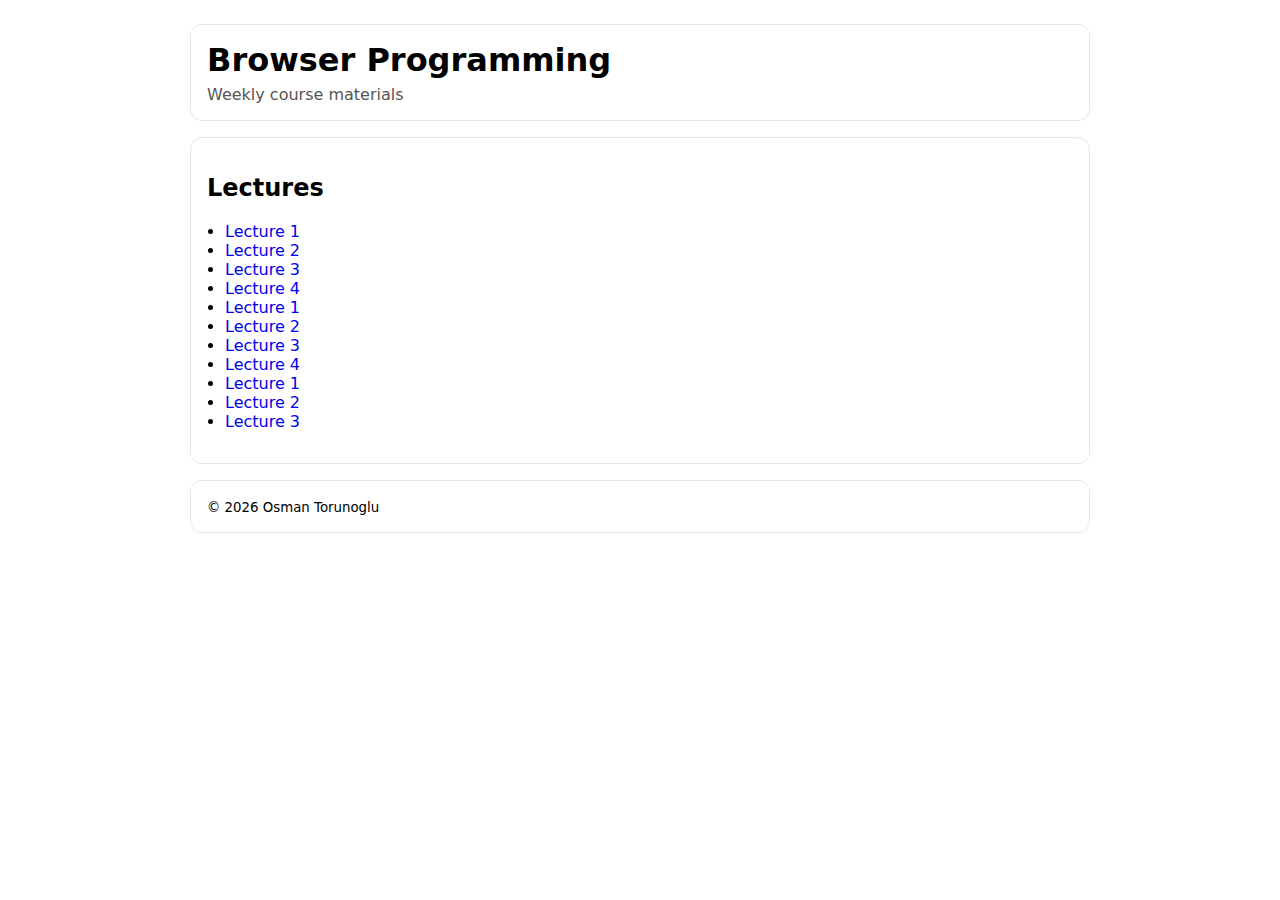
<file: index.html>
<!doctype html>
<html lang="en">
<head>
  <meta charset="utf-8" />
  <meta name="viewport" content="width=device-width, initial-scale=1" />
  <title>Browser Programming — Weekly Materials</title>
  <style>
    body { margin: 0; font-family: system-ui, -apple-system, Segoe UI, Roboto, Arial, sans-serif; }
    .container { max-width: 900px; margin: 0 auto; padding: 24px; }
    header, main, footer { border: 1px solid #e6e6e6; border-radius: 12px; padding: 16px; margin-bottom: 16px; }
    ul { padding-left: 18px; }
    a { text-decoration: none; }
    a:hover { text-decoration: underline; }
  </style>
</head>
<body>
  <div class="container">
    <header>
      <h1 style="margin:0;">Browser Programming</h1>
      <p style="margin:6px 0 0; color:#555;">Weekly course materials</p>
    </header>

    <main>
      <h2>Lectures</h2>
      <ul>
        <li><a href="./lecture-01-GitHub-basics/">Lecture 1</a></li>
        <li><a href="./lecture-02-semantic-html/">Lecture 2</a></li>
        <li><a href="./lecture-03-css-basics/">Lecture 3</a></li>
        <li><a href="./lecture-04-responsive/">Lecture 4</a></li>
        <li><a href="./lecture-05-dom-data/">Lecture 1</a></li>
        <li><a href="./lecture-06-async-js/">Lecture 2</a></li>
        <li><a href="./lecture-07-data-formats-api/">Lecture 3</a></li>
        <li><a href="./lecture-08-UI-frameworks/">Lecture 4</a></li>
        <li><a href="./lecture-09-backend-basics/">Lecture 1</a></li>
        <li><a href="./lecture-10-multilayer-web/">Lecture 2</a></li>
        <li><a href="./semester-project/">Lecture 3</a></li>
        <!-- Add more weeks as you create them -->
      </ul>
    </main>

    <footer>
      <small>&copy; <span id="year"></span> Osman Torunoglu</small>
    </footer>
  </div>

  <script>
    document.getElementById("year").textContent = new Date().getFullYear();
  </script>
</body>
</html>
</file>
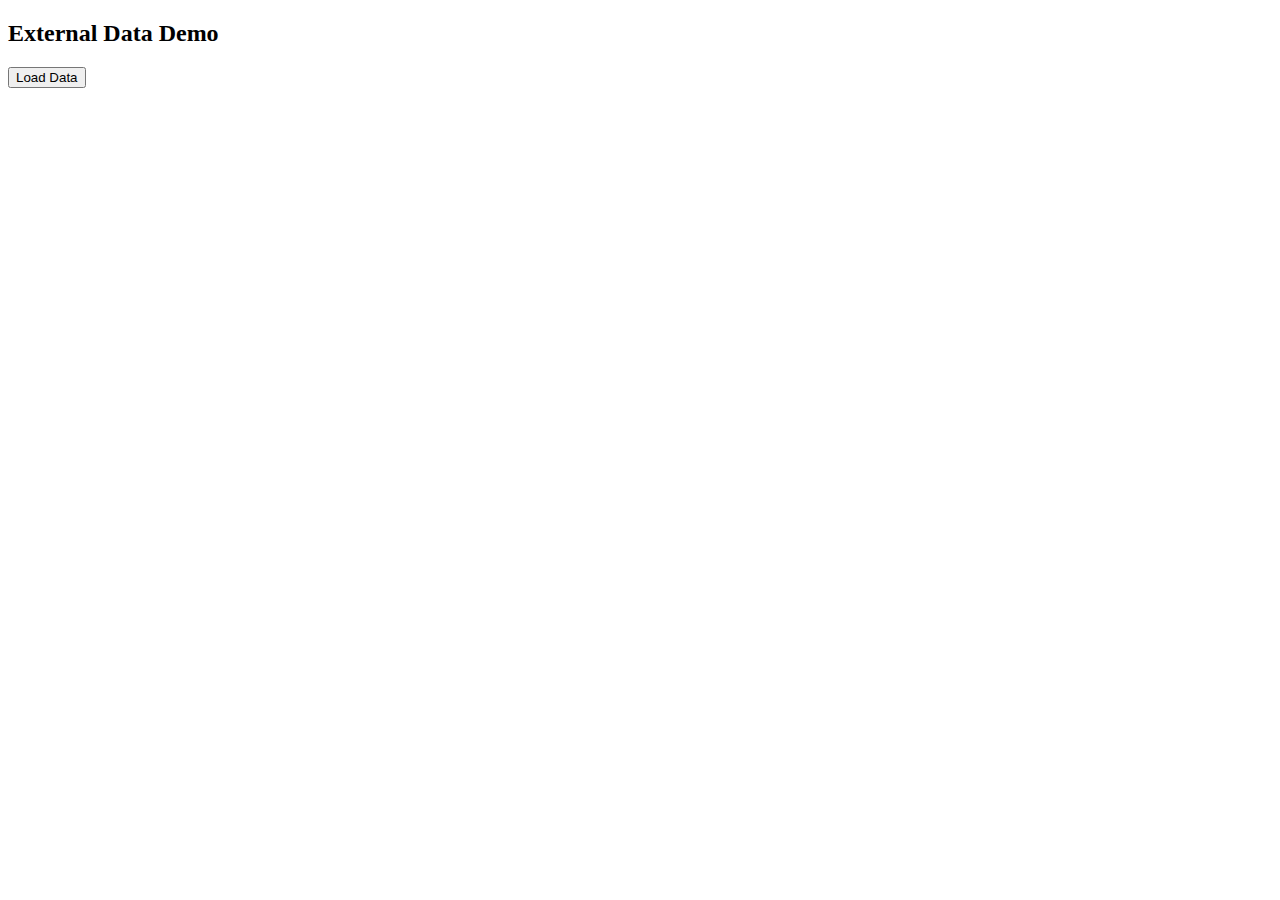
<file: Portfolio_Project/External_Data_Demo/index.html>
<!DOCTYPE html>
<html lang="en">
<head>
  <meta charset="UTF-8">
  <meta name="viewport" content="width=device-width, initial-scale=1.0">
  <title>Portfolio Update: External Data Demo</title>
</head>
<body>

  <!-- External Data Demo Section -->
  <div id="external-data-demo">
    <h2>External Data Demo</h2>
    <button id="loadDataBtn">Load Data</button>
    <div id="loadingMessage" style="display: none;">Loading...</div>
    <div id="dataContainer" style="display: none;">
      <p id="name"></p>
      <p id="email"></p>
      <p id="company"></p>
    </div>
    <div id="errorMessage" style="display: none; color: red;">Error loading data</div>
  </div>

  <!-- Link to your JavaScript file -->
  <script src="script.js"></script>
  
</body>
</html>
</file>
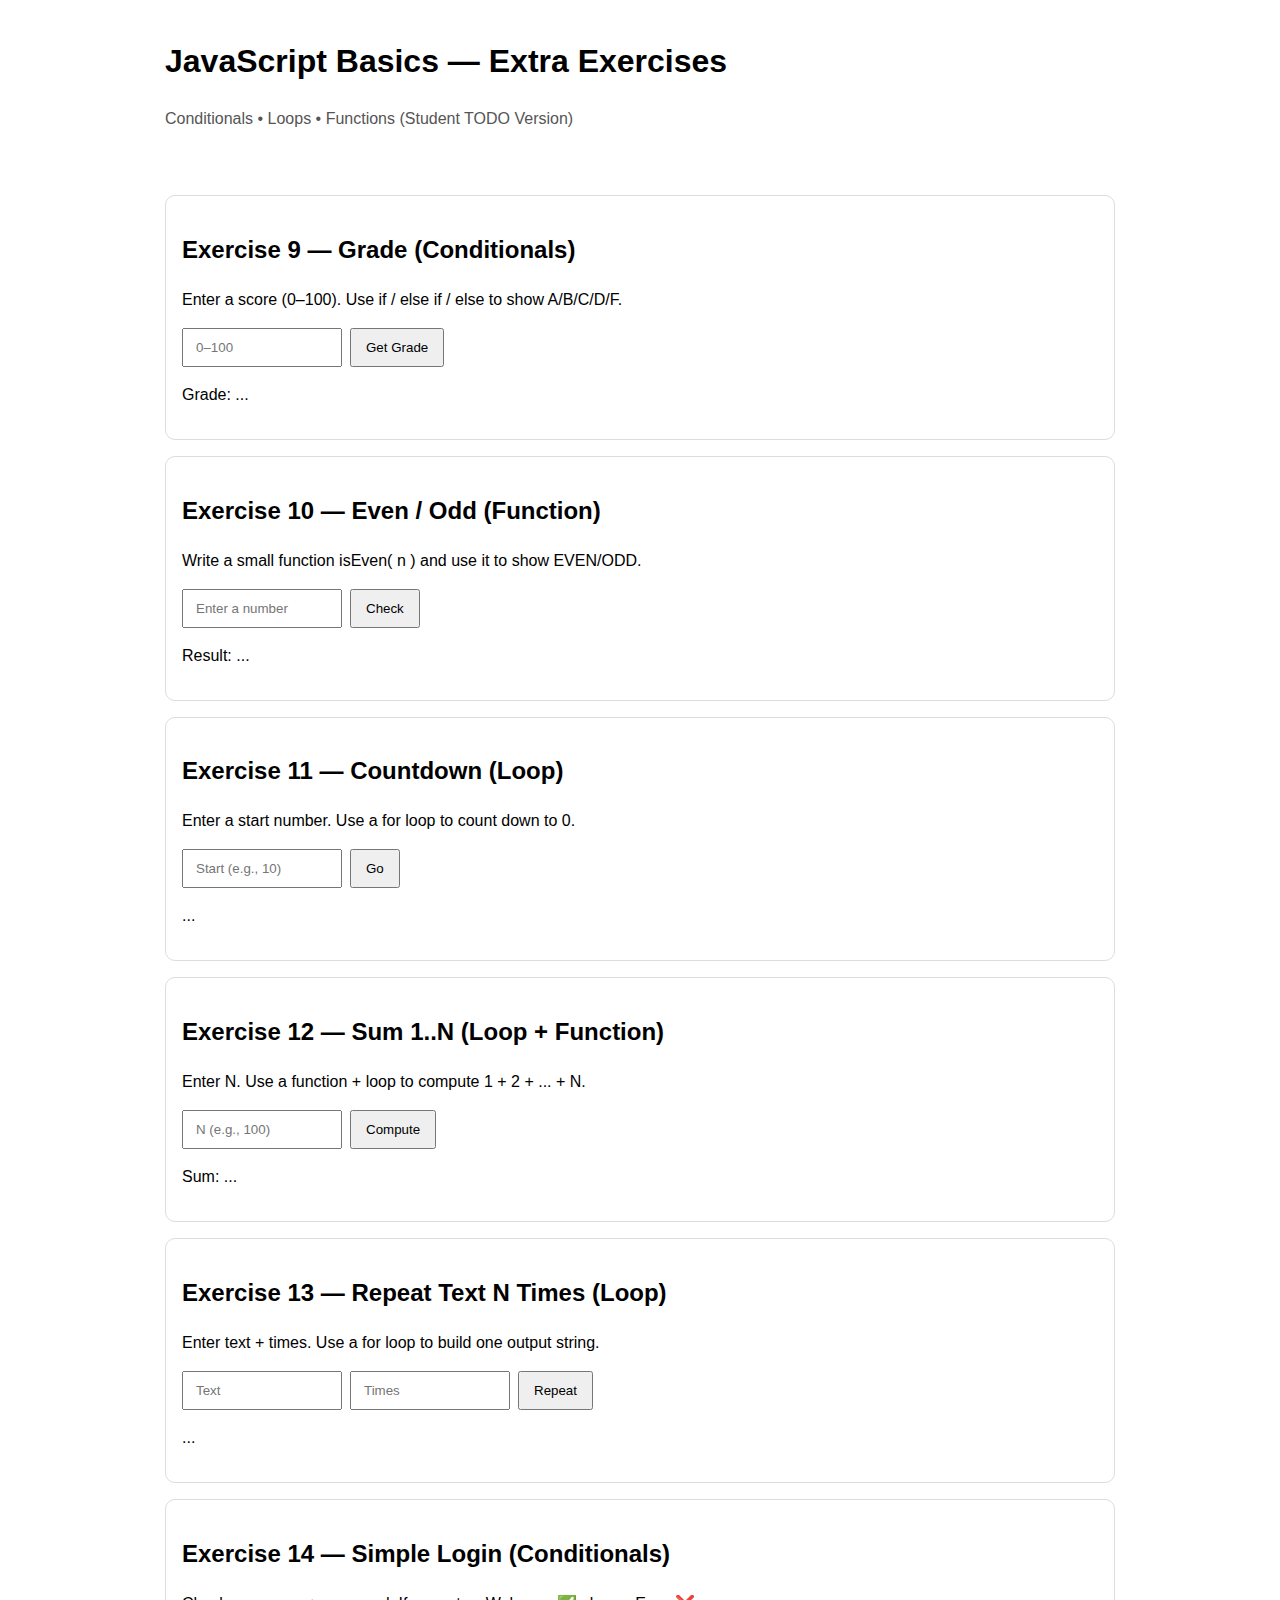
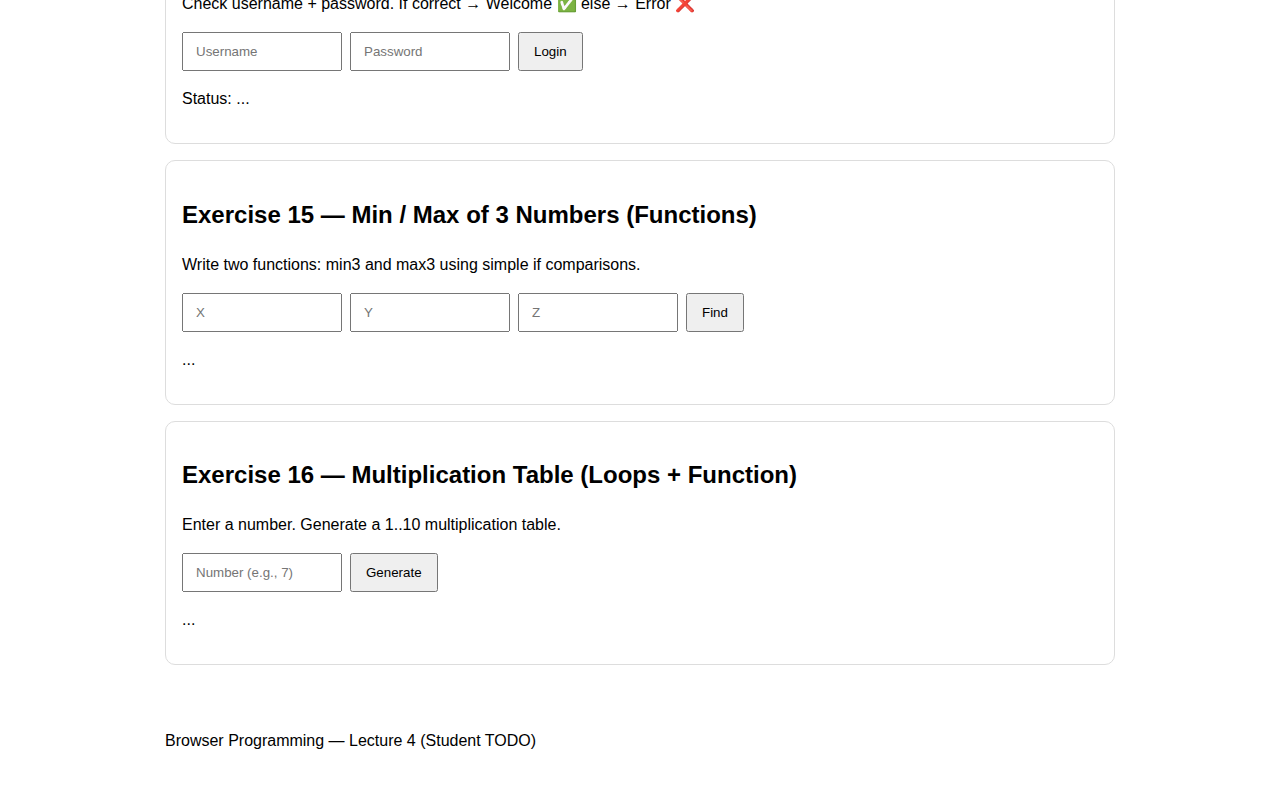
<file: L04-js-basics-in-class/exercise.html>
<!DOCTYPE html>
<html lang="en">
<head>
  <meta charset="UTF-8" />
  <meta name="viewport" content="width=device-width, initial-scale=1.0" />
  <title>L04 — JS Exercises (Student TODO)</title>
  <link rel="stylesheet" href="exercise.css" />
</head>

<body>
  <header class="container">
    <h1>JavaScript Basics — Extra Exercises</h1>
    <p class="subtitle">Conditionals • Loops • Functions (Student TODO Version)</p>
  </header>

  <main class="container">

    <!-- Exercise 9 -->
    <section class="card">
      <h2>Exercise 9 — Grade (Conditionals)</h2>
      <p class="hint">Enter a score (0–100). Use if / else if / else to show A/B/C/D/F.</p>
      <div class="row">
        <input id="scoreInput" type="number" placeholder="0–100" />
        <button id="btnGrade">Get Grade</button>
      </div>
      <p id="gradeOut">Grade: ...</p>
    </section>

    <!-- Exercise 10 -->
    <section class="card">
      <h2>Exercise 10 — Even / Odd (Function)</h2>
      <p class="hint">Write a small function isEven( n ) and use it to show EVEN/ODD.</p>
      <div class="row">
        <input id="numEvenOdd" type="number" placeholder="Enter a number" />
        <button id="btnEvenOdd">Check</button>
      </div>
      <p id="evenOddOut">Result: ...</p>
    </section>

    <!-- Exercise 11 -->
    <section class="card">
      <h2>Exercise 11 — Countdown (Loop)</h2>
      <p class="hint">Enter a start number. Use a for loop to count down to 0.</p>
      <div class="row">
        <input id="countdownInput" type="number" placeholder="Start (e.g., 10)" />
        <button id="btnCountdown">Go</button>
      </div>
      <p id="countdownOut">...</p>
    </section>

    <!-- Exercise 12 -->
    <section class="card">
      <h2>Exercise 12 — Sum 1..N (Loop + Function)</h2>
      <p class="hint">Enter N. Use a function + loop to compute 1 + 2 + ... + N.</p>
      <div class="row">
        <input id="nSumInput" type="number" placeholder="N (e.g., 100)" />
        <button id="btnSumN">Compute</button>
      </div>
      <p id="sumNOut">Sum: ...</p>
    </section>

    <!-- Exercise 13 -->
    <section class="card">
      <h2>Exercise 13 — Repeat Text N Times (Loop)</h2>
      <p class="hint">Enter text + times. Use a for loop to build one output string.</p>
      <div class="row">
        <input id="repeatText" type="text" placeholder="Text" />
        <input id="repeatCount" type="number" placeholder="Times" />
        <button id="btnRepeat">Repeat</button>
      </div>
      <p id="repeatOut">...</p>
    </section>

    <!-- Exercise 14 -->
    <section class="card">
      <h2>Exercise 14 — Simple Login (Conditionals)</h2>
      <p class="hint">Check username + password. If correct → Welcome ✅ else → Error ❌</p>
      <div class="row">
        <input id="loginUser" type="text" placeholder="Username" />
        <input id="loginPass" type="password" placeholder="Password" />
        <button id="btnLogin">Login</button>
      </div>
      <p id="loginOut">Status: ...</p>
    </section>

    <!-- Exercise 15 -->
    <section class="card">
      <h2>Exercise 15 — Min / Max of 3 Numbers (Functions)</h2>
      <p class="hint">Write two functions: min3 and max3 using simple if comparisons.</p>
      <div class="row">
        <input id="x" type="number" placeholder="X" />
        <input id="y" type="number" placeholder="Y" />
        <input id="z" type="number" placeholder="Z" />
        <button id="btnMinMax">Find</button>
      </div>
      <p id="minMaxOut">...</p>
    </section>

    <!-- Exercise 16 -->
    <section class="card">
      <h2>Exercise 16 — Multiplication Table (Loops + Function)</h2>
      <p class="hint">Enter a number. Generate a 1..10 multiplication table.</p>
      <div class="row">
        <input id="tableN" type="number" placeholder="Number (e.g., 7)" />
        <button id="btnTable">Generate</button>
      </div>
      <p id="tableOut">...</p>
    </section>

  </main>

  <footer class="container">
    <p>Browser Programming — Lecture 4 (Student TODO)</p>
  </footer>

  <script src="exercise.js"></script>
</body>
</html>
</file>
<file: L04-js-basics-in-class/exercise.css>
/* Minimal styling for readability (not a redesign) */
* { box-sizing: border-box; }

body {
  font-family: Arial, sans-serif;
  margin: 0;
  line-height: 1.5;
}

.container {
  width: min(950px, 92%);
  margin: 0 auto;
  padding: 16px 0;
}

.subtitle { margin-top: 4px; color: #555; }

.card {
  border: 1px solid #ddd;
  border-radius: 10px;
  padding: 16px;
  margin: 16px 0;
}

.row {
  display: flex;
  gap: 8px;
  flex-wrap: wrap;
  align-items: center;
}

button {
  padding: 10px 14px;
  cursor: pointer;
}

input {
  padding: 10px 12px;
  width: 160px;
}
</file>
